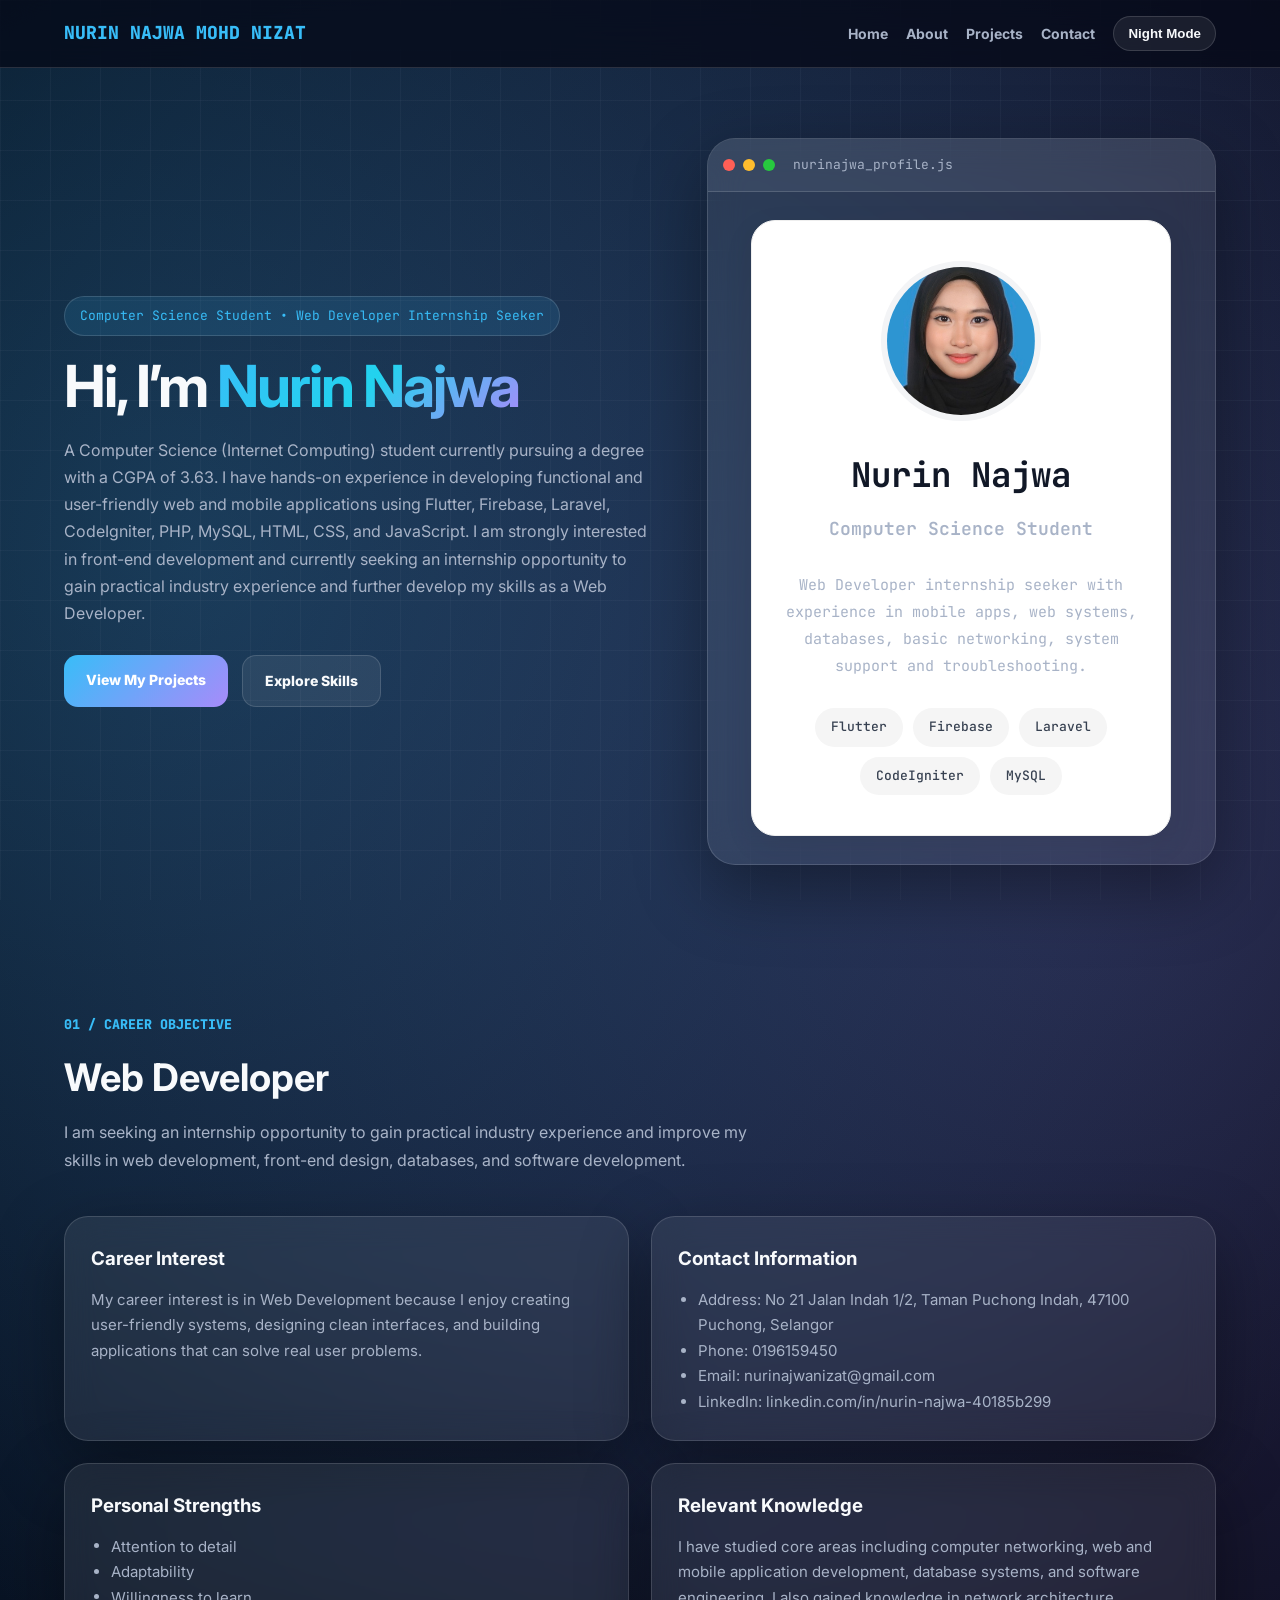
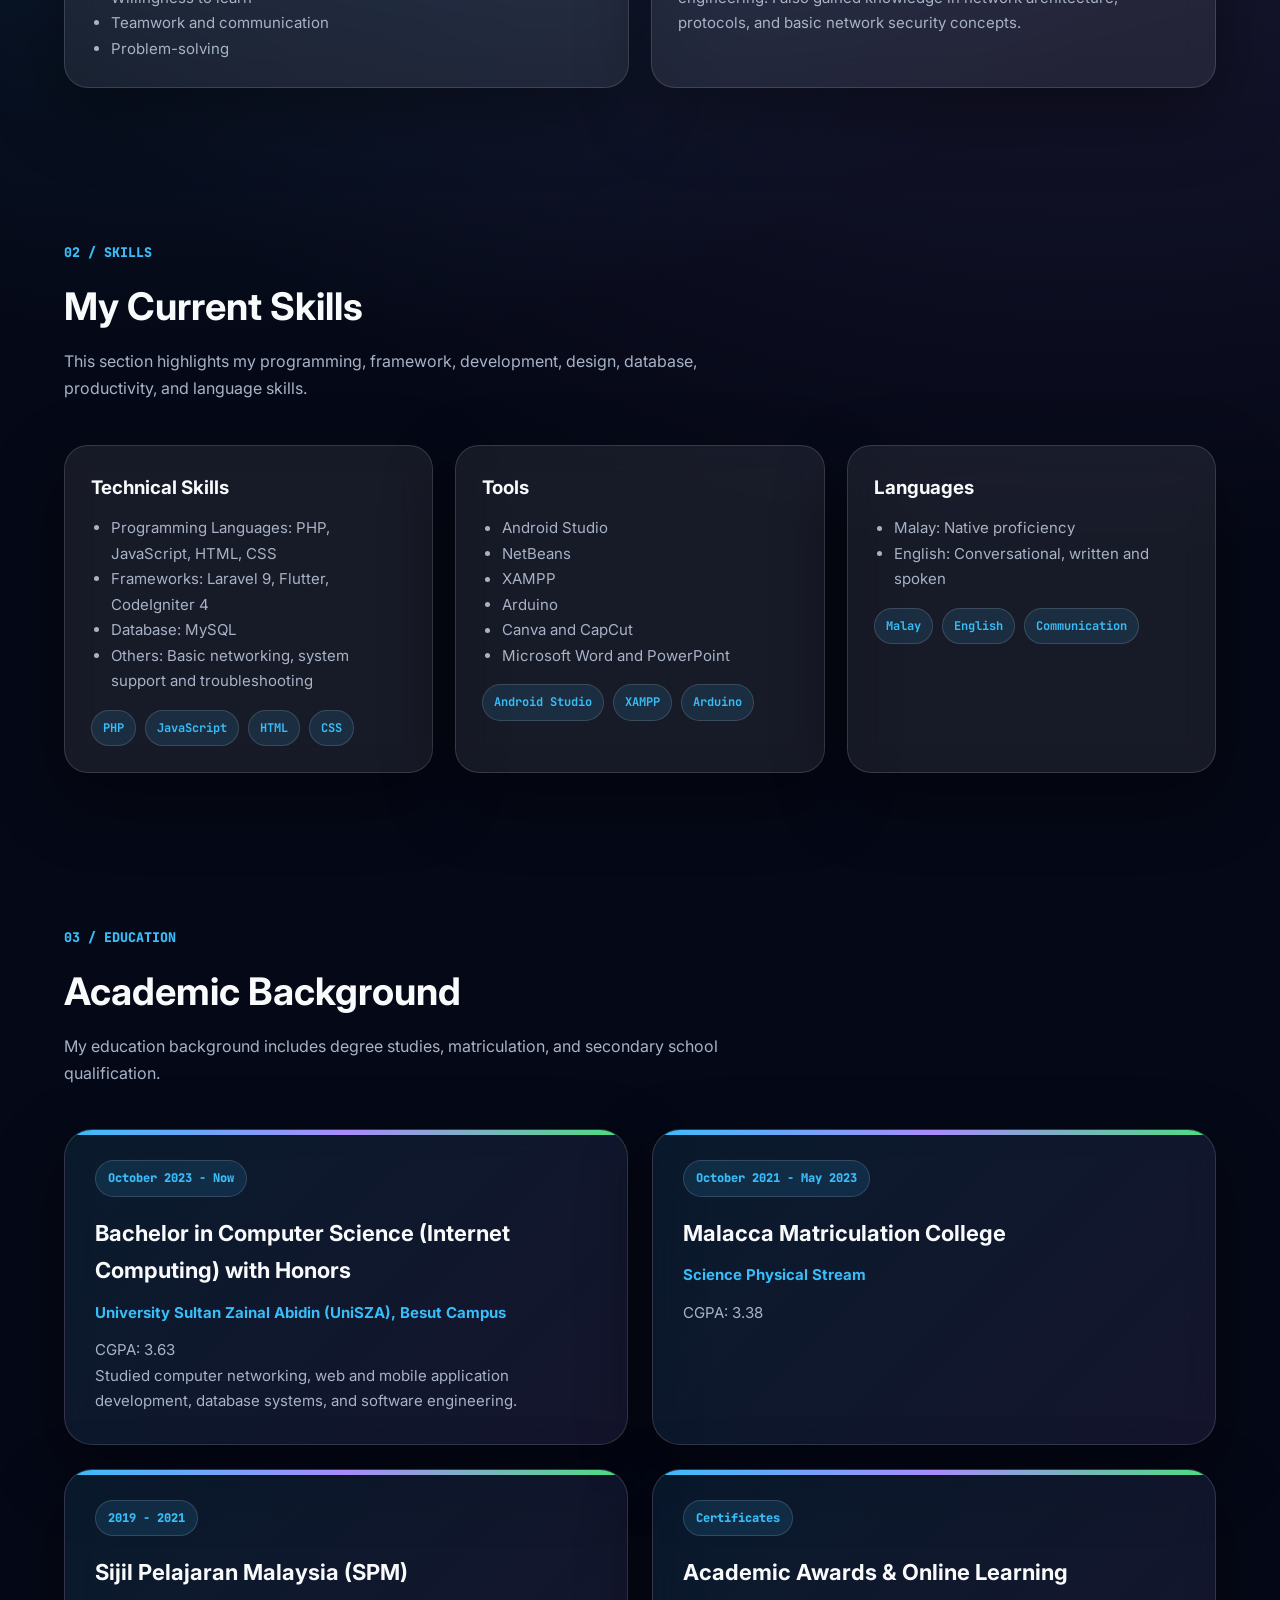
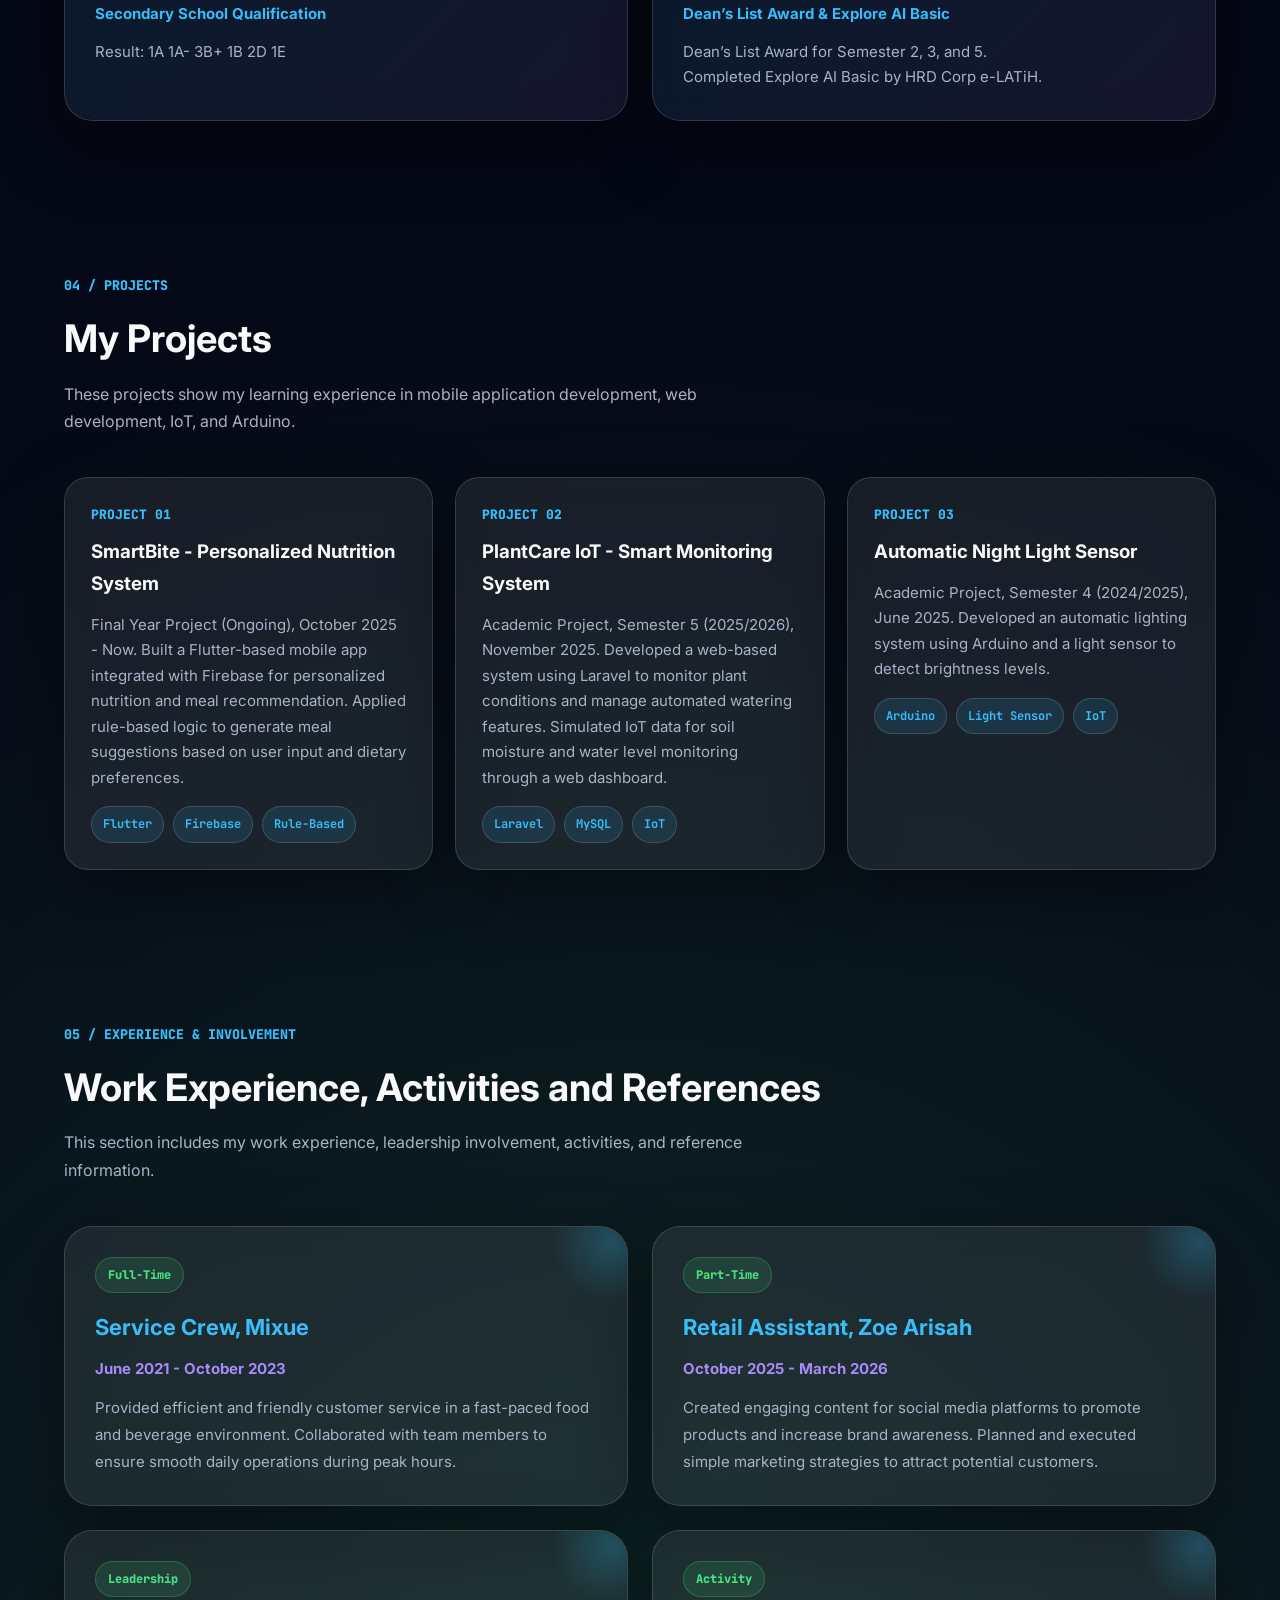
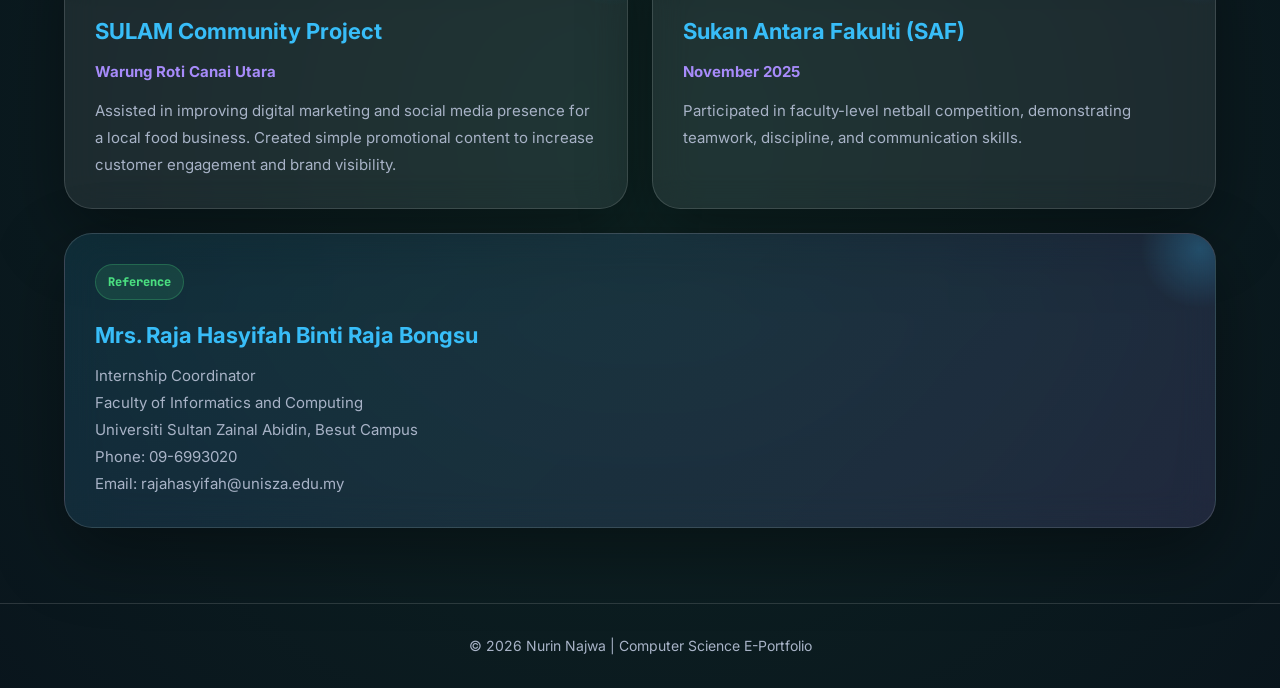
<file: index.html>
<!DOCTYPE html>
<html lang="en" data-theme="dark">
<head>
<meta charset="UTF-8">
<meta name="viewport" content="width=device-width, initial-scale=1.0">
<title>Nurin Najwa | Computer Science E-Portfolio</title>

<link href="https://fonts.googleapis.com/css2?family=Inter:wght@300;400;500;600;700;800;900&family=JetBrains+Mono:wght@400;500;600;700&display=swap" rel="stylesheet">

<link rel="stylesheet" href="style.css">
</head>

<body>

<div id="navbar"></div>

<header class="container hero">
  <div>
    <div class="badge">Computer Science Student • Web Developer Internship Seeker</div>

    <h1>Hi, I’m <span>Nurin Najwa</span></h1>

    <p>
      A Computer Science (Internet Computing) student currently pursuing a degree with a CGPA of 3.63. 
      I have hands-on experience in developing functional and user-friendly web and mobile applications using Flutter, 
      Firebase, Laravel, CodeIgniter, PHP, MySQL, HTML, CSS, and JavaScript. I am strongly interested in front-end development 
      and currently seeking an internship opportunity to gain practical industry experience and further develop my skills as a Web Developer.
    </p>

    <div class="btn-group">
      <a href="#projects" class="btn btn-primary">View My Projects</a>
      <a href="#skills" class="btn btn-secondary">Explore Skills</a>
    </div>
  </div>

  <div class="terminal">
    <div class="terminal-top">
      <div class="dot red"></div>
      <div class="dot yellow"></div>
      <div class="dot green"></div>
      <div class="file-name">nurinajwa_profile.js</div>
    </div>

    <div class="terminal-body profile-body">
      <div class="profile-card">
        <div class="profile-img">
          <img src="wawa.jpg" alt="Nurin Najwa">
        </div>

        <div class="profile-info">
          <h2>Nurin Najwa</h2>

          <p class="profile-role">Computer Science Student</p>

          <p class="profile-desc">
            Web Developer internship seeker with experience in
            mobile apps, web systems, databases, basic networking,
            system support and troubleshooting.
          </p>

          <div class="profile-tags">
            <span>Flutter</span>
            <span>Firebase</span>
            <span>Laravel</span>
            <span>CodeIgniter</span>
            <span>MySQL</span>
          </div>
        </div>
      </div>
    </div>
  </div>
</header>

<section id="career">
  <div class="container">
    <div class="section-title">
      <small>01 / CAREER OBJECTIVE</small>
      <h2>Web Developer</h2>
      <p>
        I am seeking an internship opportunity to gain practical industry experience and improve my skills in web development, front-end design, databases, and software development.
      </p>
    </div>

    <div class="grid-2">
      <div class="card">
        <h3>Career Interest</h3>
        <p>
          My career interest is in Web Development because I enjoy creating user-friendly systems, designing clean interfaces, and building applications that can solve real user problems.
        </p>
      </div>

      <div class="card">
        <h3>Contact Information</h3>
        <ul>
          <li>Address: No 21 Jalan Indah 1/2, Taman Puchong Indah, 47100 Puchong, Selangor</li>
          <li>Phone: 0196159450</li>
          <li>Email: nurinajwanizat@gmail.com</li>
          <li>LinkedIn: linkedin.com/in/nurin-najwa-40185b299</li>
        </ul>
      </div>

      <div class="card">
        <h3>Personal Strengths</h3>
        <ul>
          <li>Attention to detail</li>
          <li>Adaptability</li>
          <li>Willingness to learn</li>
          <li>Teamwork and communication</li>
          <li>Problem-solving</li>
        </ul>
      </div>

      <div class="card">
        <h3>Relevant Knowledge</h3>
        <p>
          I have studied core areas including computer networking, web and mobile application development, database systems, and software engineering. I also gained knowledge in network architecture, protocols, and basic network security concepts.
        </p>
      </div>
    </div>
  </div>
</section>

<section id="skills">
  <div class="container">
    <div class="section-title">
      <small>02 / SKILLS</small>
      <h2>My Current Skills</h2>
      <p>
        This section highlights my programming, framework, development, design, database, productivity, and language skills.
      </p>
    </div>

    <div class="grid">
      <div class="card">
        <h3>Technical Skills</h3>
        <ul>
          <li>Programming Languages: PHP, JavaScript, HTML, CSS</li>
          <li>Frameworks: Laravel 9, Flutter, CodeIgniter 4</li>
          <li>Database: MySQL</li>
          <li>Others: Basic networking, system support and troubleshooting</li>
        </ul>

        <div class="tags">
          <span class="tag">PHP</span>
          <span class="tag">JavaScript</span>
          <span class="tag">HTML</span>
          <span class="tag">CSS</span>
        </div>
      </div>

      <div class="card">
        <h3>Tools</h3>
        <ul>
          <li>Android Studio</li>
          <li>NetBeans</li>
          <li>XAMPP</li>
          <li>Arduino</li>
          <li>Canva and CapCut</li>
          <li>Microsoft Word and PowerPoint</li>
        </ul>

        <div class="tags">
          <span class="tag">Android Studio</span>
          <span class="tag">XAMPP</span>
          <span class="tag">Arduino</span>
        </div>
      </div>

      <div class="card">
        <h3>Languages</h3>
        <ul>
          <li>Malay: Native proficiency</li>
          <li>English: Conversational, written and spoken</li>
        </ul>

        <div class="tags">
          <span class="tag">Malay</span>
          <span class="tag">English</span>
          <span class="tag">Communication</span>
        </div>
      </div>
    </div>
  </div>
</section>

<section id="plan">
  <div class="container">
    <div class="section-title">
      <small>03 / EDUCATION</small>
      <h2>Academic Background</h2>
      <p>
        My education background includes degree studies, matriculation, and secondary school qualification.
      </p>
    </div>

    <div class="education-grid">
      <div class="education-card">
        <div class="edu-year">October 2023 - Now</div>
        <h3>Bachelor in Computer Science (Internet Computing) with Honors</h3>
        <p class="edu-place">University Sultan Zainal Abidin (UniSZA), Besut Campus</p>
        <p>
          CGPA: 3.63<br>
          Studied computer networking, web and mobile application development, database systems, and software engineering.
        </p>
      </div>

      <div class="education-card">
        <div class="edu-year">October 2021 - May 2023</div>
        <h3>Malacca Matriculation College</h3>
        <p class="edu-place">Science Physical Stream</p>
        <p>
          CGPA: 3.38
        </p>
      </div>

      <div class="education-card">
        <div class="edu-year">2019 - 2021</div>
        <h3>Sijil Pelajaran Malaysia (SPM)</h3>
        <p class="edu-place">Secondary School Qualification</p>
        <p>
          Result: 1A 1A- 3B+ 1B 2D 1E
        </p>
      </div>

      <div class="education-card">
        <div class="edu-year">Certificates</div>
        <h3>Academic Awards & Online Learning</h3>
        <p class="edu-place">Dean’s List Award & Explore AI Basic</p>
        <p>
          Dean’s List Award for Semester 2, 3, and 5.<br>
          Completed Explore AI Basic by HRD Corp e-LATiH.
        </p>
      </div>
    </div>
  </div>
</section>

<section id="projects">
  <div class="container">
    <div class="section-title">
      <small>04 / PROJECTS</small>
      <h2>My Projects</h2>
      <p>
        These projects show my learning experience in mobile application development, web development, IoT, and Arduino.
      </p>
    </div>

    <div class="grid">
      <div class="card project">
        <div class="project-no">PROJECT 01</div>
        <h3>SmartBite - Personalized Nutrition System</h3>
        <p>
          Final Year Project (Ongoing), October 2025 - Now. Built a Flutter-based mobile app integrated with Firebase for personalized nutrition and meal recommendation. Applied rule-based logic to generate meal suggestions based on user input and dietary preferences.
        </p>

        <div class="tags">
          <span class="tag">Flutter</span>
          <span class="tag">Firebase</span>
          <span class="tag">Rule-Based</span>
        </div>
      </div>

      <div class="card project">
        <div class="project-no">PROJECT 02</div>
        <h3>PlantCare IoT - Smart Monitoring System</h3>
        <p>
          Academic Project, Semester 5 (2025/2026), November 2025. Developed a web-based system using Laravel to monitor plant conditions and manage automated watering features. Simulated IoT data for soil moisture and water level monitoring through a web dashboard.
        </p>

        <div class="tags">
          <span class="tag">Laravel</span>
          <span class="tag">MySQL</span>
          <span class="tag">IoT</span>
        </div>
      </div>

      <div class="card project">
        <div class="project-no">PROJECT 03</div>
        <h3>Automatic Night Light Sensor</h3>
        <p>
          Academic Project, Semester 4 (2024/2025), June 2025. Developed an automatic lighting system using Arduino and a light sensor to detect brightness levels.
        </p>

        <div class="tags">
          <span class="tag">Arduino</span>
          <span class="tag">Light Sensor</span>
          <span class="tag">IoT</span>
        </div>
      </div>
    </div>
  </div>
</section>

<section id="reflection">
  <div class="container">
    <div class="section-title">
      <small>05 / EXPERIENCE & INVOLVEMENT</small>
      <h2>Work Experience, Activities and References</h2>
      <p>
        This section includes my work experience, leadership involvement, activities, and reference information.
      </p>
    </div>

    <div class="experience-grid">
      <div class="experience-card">
        <span class="exp-label">Full-Time</span>
        <h3>Service Crew, Mixue</h3>
        <p class="exp-date">June 2021 - October 2023</p>
        <p>
          Provided efficient and friendly customer service in a fast-paced food and beverage environment. Collaborated with team members to ensure smooth daily operations during peak hours.
        </p>
      </div>

      <div class="experience-card">
        <span class="exp-label">Part-Time</span>
        <h3>Retail Assistant, Zoe Arisah</h3>
        <p class="exp-date">October 2025 - March 2026</p>
        <p>
          Created engaging content for social media platforms to promote products and increase brand awareness. Planned and executed simple marketing strategies to attract potential customers.
        </p>
      </div>

      <div class="experience-card">
        <span class="exp-label">Leadership</span>
        <h3>SULAM Community Project</h3>
        <p class="exp-date">Warung Roti Canai Utara</p>
        <p>
          Assisted in improving digital marketing and social media presence for a local food business. Created simple promotional content to increase customer engagement and brand visibility.
        </p>
      </div>

      <div class="experience-card">
        <span class="exp-label">Activity</span>
        <h3>Sukan Antara Fakulti (SAF)</h3>
        <p class="exp-date">November 2025</p>
        <p>
          Participated in faculty-level netball competition, demonstrating teamwork, discipline, and communication skills.
        </p>
      </div>

      <div class="experience-card reference-card">
        <span class="exp-label">Reference</span>
        <h3>Mrs. Raja Hasyifah Binti Raja Bongsu</h3>
        <p>
          Internship Coordinator<br>
          Faculty of Informatics and Computing<br>
          Universiti Sultan Zainal Abidin, Besut Campus<br>
          Phone: 09-6993020<br>
          Email: rajahasyifah@unisza.edu.my
        </p>
      </div>
    </div>
  </div>
</section>

<div id="footer"></div>

<script>
fetch("navbar.html")
  .then(response => response.text())
  .then(data => {
    document.getElementById("navbar").innerHTML = data;
  });

fetch("footer.html")
  .then(response => response.text())
  .then(data => {
    document.getElementById("footer").innerHTML = data;
  });

function toggleTheme(){
  const html = document.documentElement;

  if(html.getAttribute("data-theme") === "dark"){
    html.setAttribute("data-theme", "light");
  }else{
    html.setAttribute("data-theme", "dark");
  }

  setTimeout(() => {
    const btn = document.querySelector(".theme-btn");

    if(btn){
      btn.textContent =
        html.getAttribute("data-theme") === "dark"
          ? "Night Mode"
          : "Light Mode";
    }
  }, 100);
}
</script>

</body>
</html>
</file>
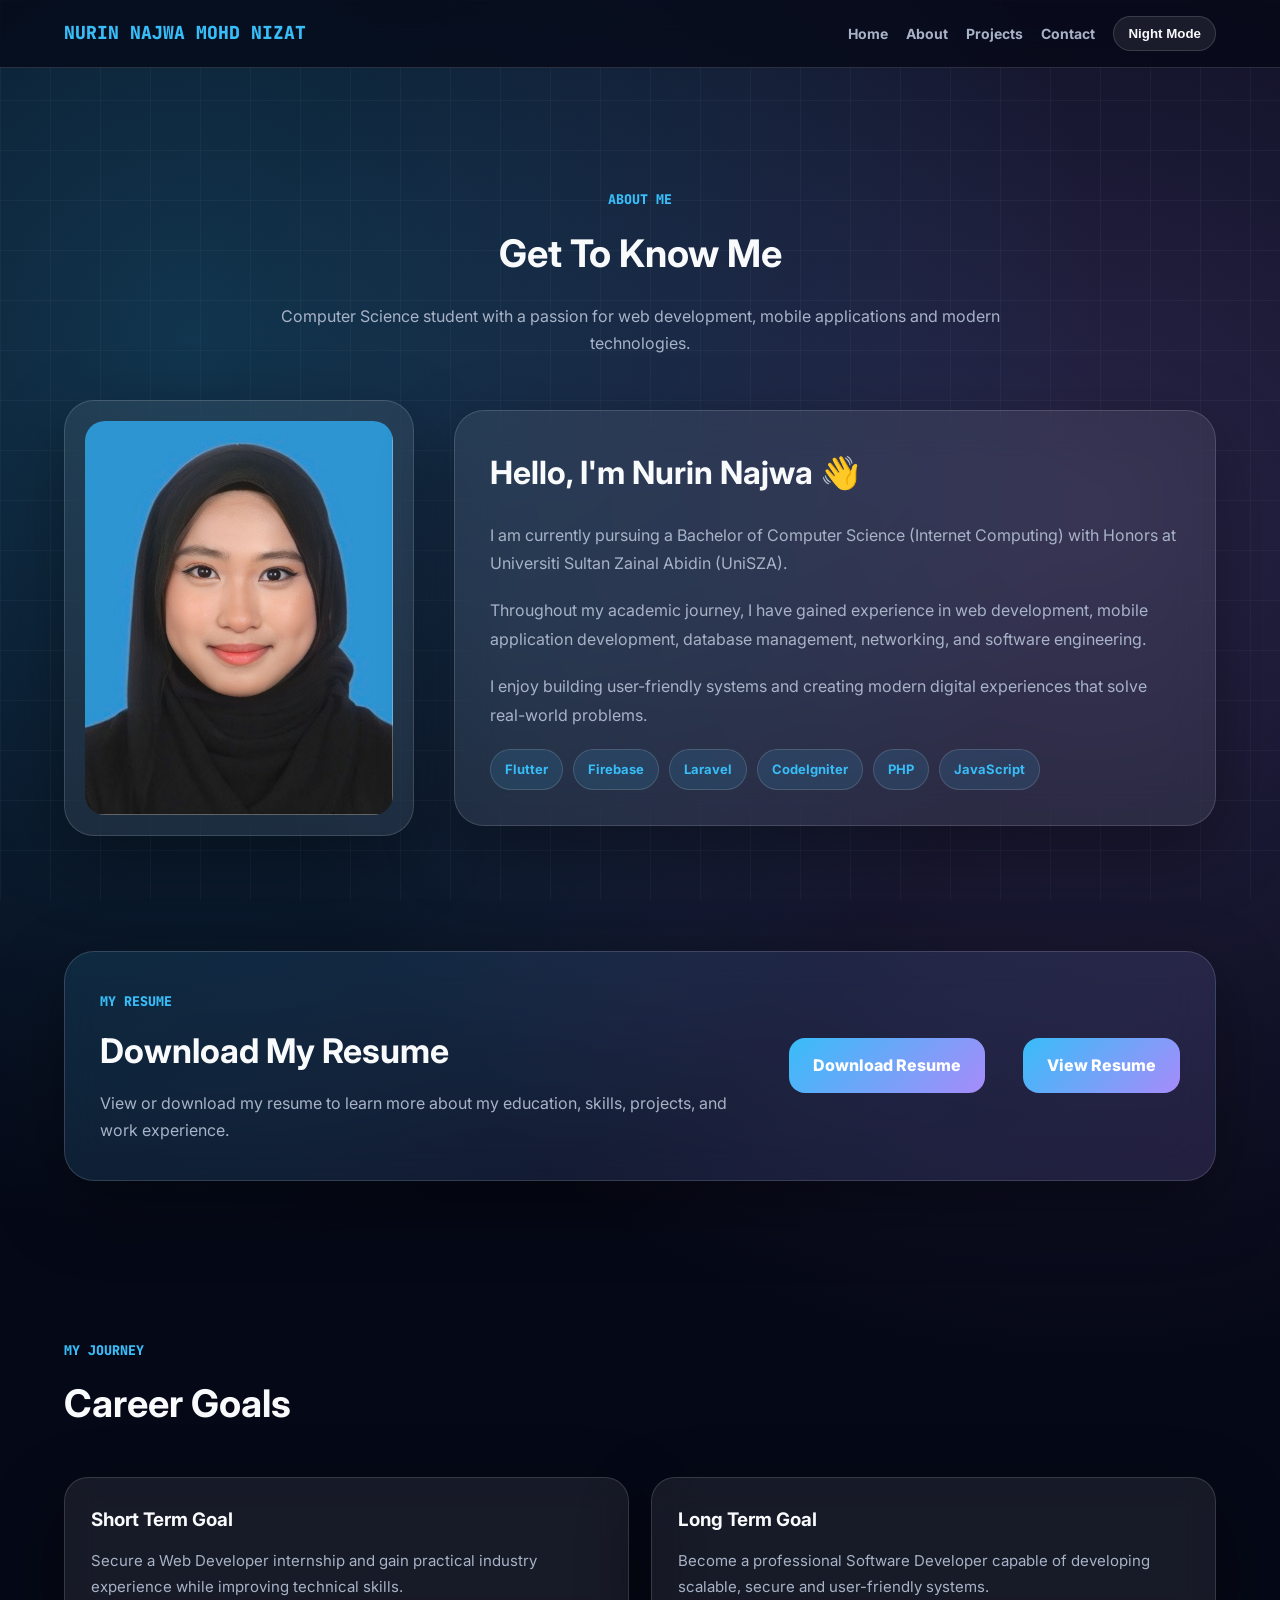
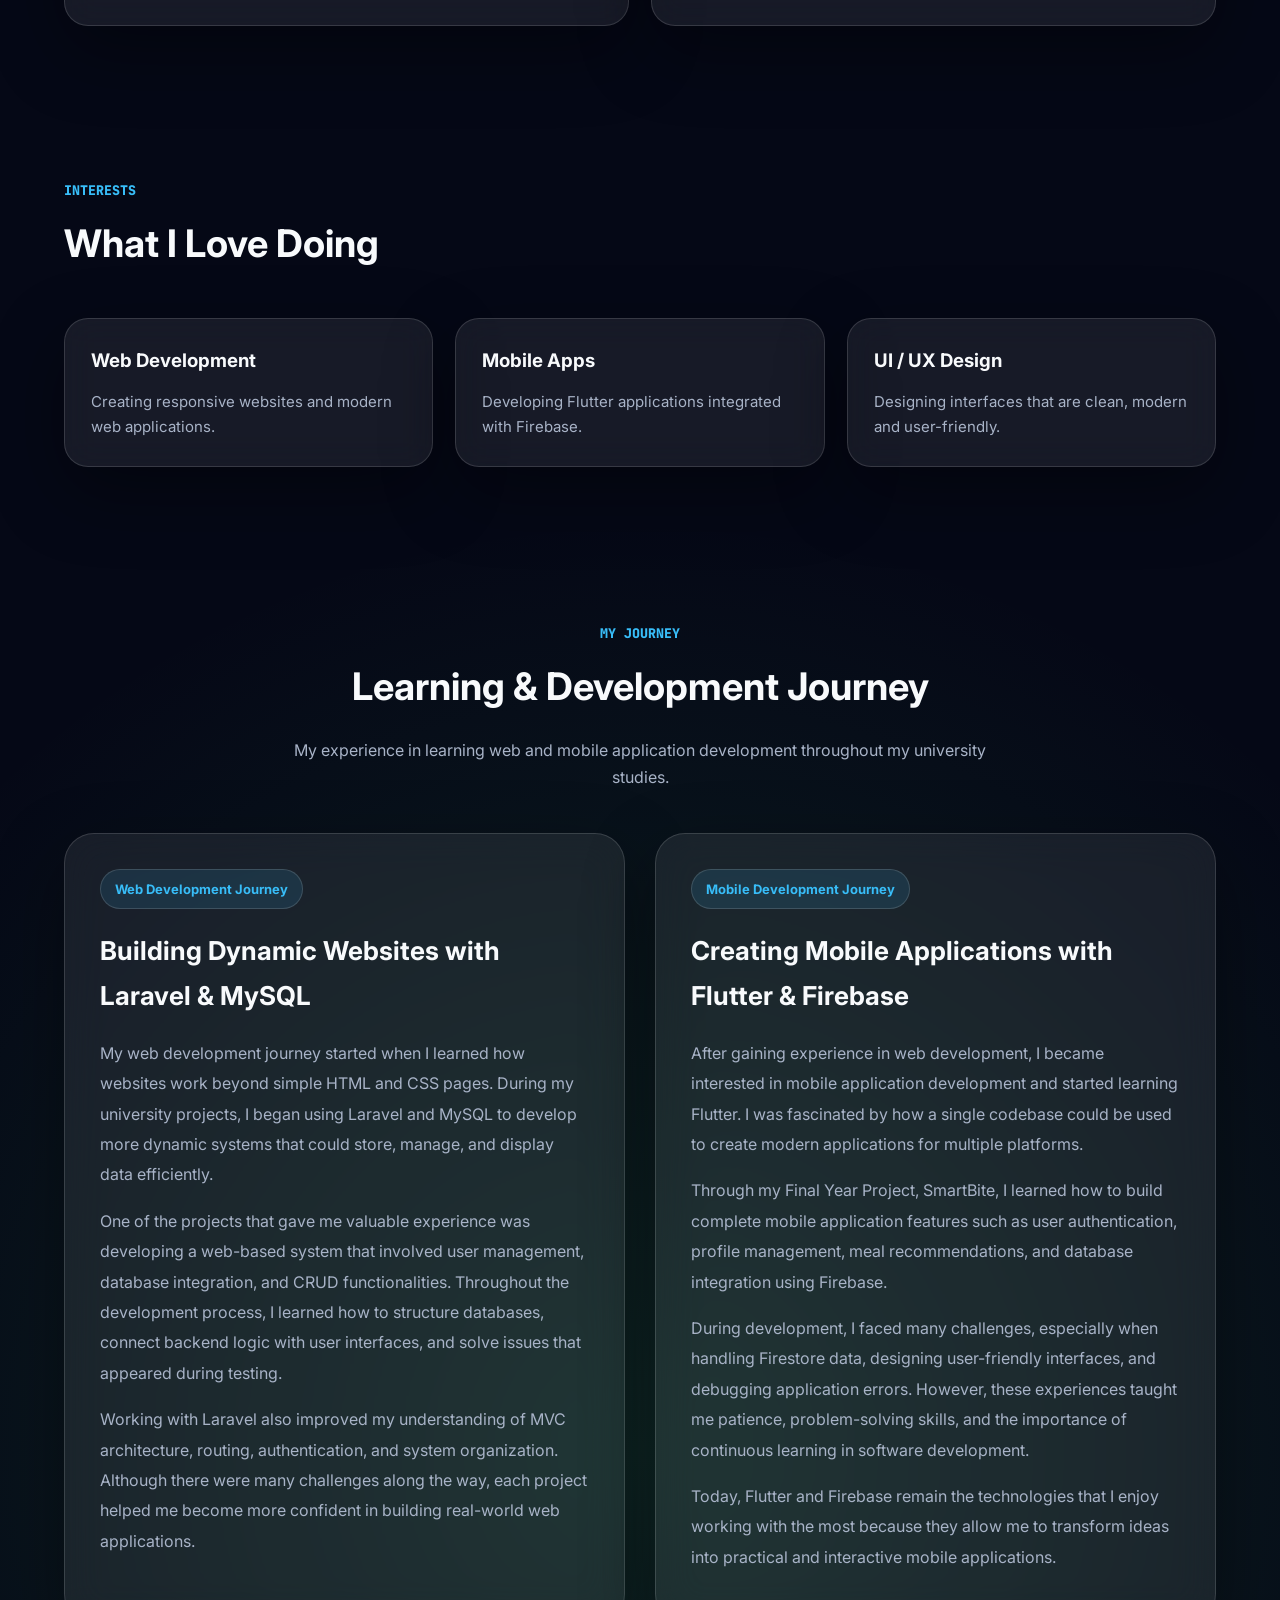
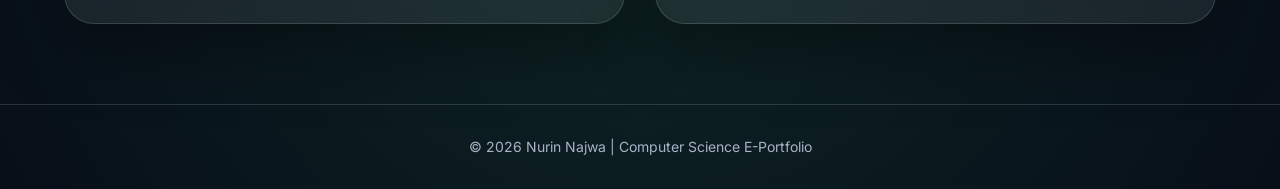
<file: about.html>
<!DOCTYPE html>
<html lang="en" data-theme="dark">
<head>
<meta charset="UTF-8">
<meta name="viewport" content="width=device-width, initial-scale=1.0">

<title>About Me | Nurin Najwa</title>

<link href="https://fonts.googleapis.com/css2?family=Inter:wght@300;400;500;600;700;800;900&family=JetBrains+Mono:wght@400;500;600;700&display=swap" rel="stylesheet">

<link rel="stylesheet" href="style.css">
</head>

<body>

<div id="navbar"></div>

<section class="about-page">

  <div class="container">

    <div class="section-title center">
      <small>ABOUT ME</small>
      <h2>Get To Know Me</h2>
      <p>
        Computer Science student with a passion for web development,
        mobile applications and modern technologies.
      </p>
    </div>

    <div class="about-grid">

      <div class="about-image-card">

        <img src="wawa.jpg" alt="Nurin Najwa">

      </div>

      <div class="about-content-card">

        <h3>Hello, I'm Nurin Najwa 👋</h3>

        <p>
          I am currently pursuing a Bachelor of Computer Science
          (Internet Computing) with Honors at Universiti Sultan Zainal Abidin (UniSZA).
        </p>

        <p>
          Throughout my academic journey, I have gained experience
          in web development, mobile application development,
          database management, networking, and software engineering.
        </p>

        <p>
          I enjoy building user-friendly systems and creating
          modern digital experiences that solve real-world problems.
        </p>

        <div class="about-tags">

          <span>Flutter</span>
          <span>Firebase</span>
          <span>Laravel</span>
          <span>CodeIgniter</span>
          <span>PHP</span>
          <span>JavaScript</span>

        </div>

      </div>

    </div>

  </div>

</section>

<section class="resume-section">
  <div class="container">

    <div class="resume-card">
      <div>
        <small>MY RESUME</small>
        <h2>Download My Resume</h2>
        <p>
          View or download my resume to learn more about my education,
          skills, projects, and work experience.
        </p>
      </div>

      <a href="resume.pdf" download class="resume-btn">
        Download Resume
      </a>

      <a href="resume.pdf" target="_blank" class="resume-btn">
         View Resume
      </a>
    </div>
  </div>
</section>

<section> 

  <div class="container">

    <div class="section-title">
      <small>MY JOURNEY</small>
      <h2>Career Goals</h2>
    </div>

    <div class="grid-2">

      <div class="card">

        <h3>Short Term Goal</h3>

        <p>
          Secure a Web Developer internship and gain practical
          industry experience while improving technical skills.
        </p>

      </div>

      <div class="card">

        <h3>Long Term Goal</h3>

        <p>
          Become a professional Software Developer capable of
          developing scalable, secure and user-friendly systems.
        </p>

      </div>

    </div>

  </div>

</section>

<section>

  <div class="container">

    <div class="section-title">
      <small>INTERESTS</small>
      <h2>What I Love Doing</h2>
    </div>

    <div class="grid">

      <div class="card">
        <h3>Web Development</h3>
        <p>
          Creating responsive websites and modern web applications.
        </p>
      </div>

      <div class="card">
        <h3>Mobile Apps</h3>
        <p>
          Developing Flutter applications integrated with Firebase.
        </p>
      </div>

      <div class="card">
        <h3>UI / UX Design</h3>
        <p>
          Designing interfaces that are clean, modern and user-friendly.
        </p>
      </div>

    </div>

  </div>

</section>

<section class="blog-section">

  <div class="container">

    <div class="section-title center">
      <small>MY JOURNEY</small>
      <h2>Learning & Development Journey</h2>
      <p>
        My experience in learning web and mobile application development throughout my university studies.
      </p>
    </div>

    <div class="blog-container">

      <div class="blog-card">

        <div class="blog-date">
          Web Development Journey
        </div>

        <h3>Building Dynamic Websites with Laravel & MySQL</h3>

        <p>
          My web development journey started when I learned how websites work beyond simple HTML and CSS pages. 
          During my university projects, I began using Laravel and MySQL to develop more dynamic systems that could store, manage, and display data efficiently.
        </p>

        <p>
          One of the projects that gave me valuable experience was developing a web-based system that involved user management, database integration, and CRUD functionalities. 
          Throughout the development process, I learned how to structure databases, connect backend logic with user interfaces, and solve issues that appeared during testing.
        </p>

        <p>
          Working with Laravel also improved my understanding of MVC architecture, routing, authentication, and system organization. 
          Although there were many challenges along the way, each project helped me become more confident in building real-world web applications.
        </p>

      </div>

      <div class="blog-card">

        <div class="blog-date">
          Mobile Development Journey
        </div>

        <h3>Creating Mobile Applications with Flutter & Firebase</h3>

        <p>
          After gaining experience in web development, I became interested in mobile application development and started learning Flutter. 
          I was fascinated by how a single codebase could be used to create modern applications for multiple platforms.
        </p>

        <p>
          Through my Final Year Project, SmartBite, I learned how to build complete mobile application features such as user authentication, profile management, meal recommendations, and database integration using Firebase.
        </p>

        <p>
          During development, I faced many challenges, especially when handling Firestore data, designing user-friendly interfaces, and debugging application errors. 
          However, these experiences taught me patience, problem-solving skills, and the importance of continuous learning in software development.
        </p>

        <p>
          Today, Flutter and Firebase remain the technologies that I enjoy working with the most because they allow me to transform ideas into practical and interactive mobile applications.
        </p>

      </div>

    </div>

  </div>

</section>

<div id="footer"></div>

<script>

fetch("navbar.html")
.then(response => response.text())
.then(data => {
document.getElementById("navbar").innerHTML = data;
});

fetch("footer.html")
.then(response => response.text())
.then(data => {
document.getElementById("footer").innerHTML = data;
});

function toggleTheme(){
const html = document.documentElement;

if(html.getAttribute("data-theme") === "dark"){
html.setAttribute("data-theme","light");
}else{
html.setAttribute("data-theme","dark");
}
}

</script>

</body>
</html>
</file>
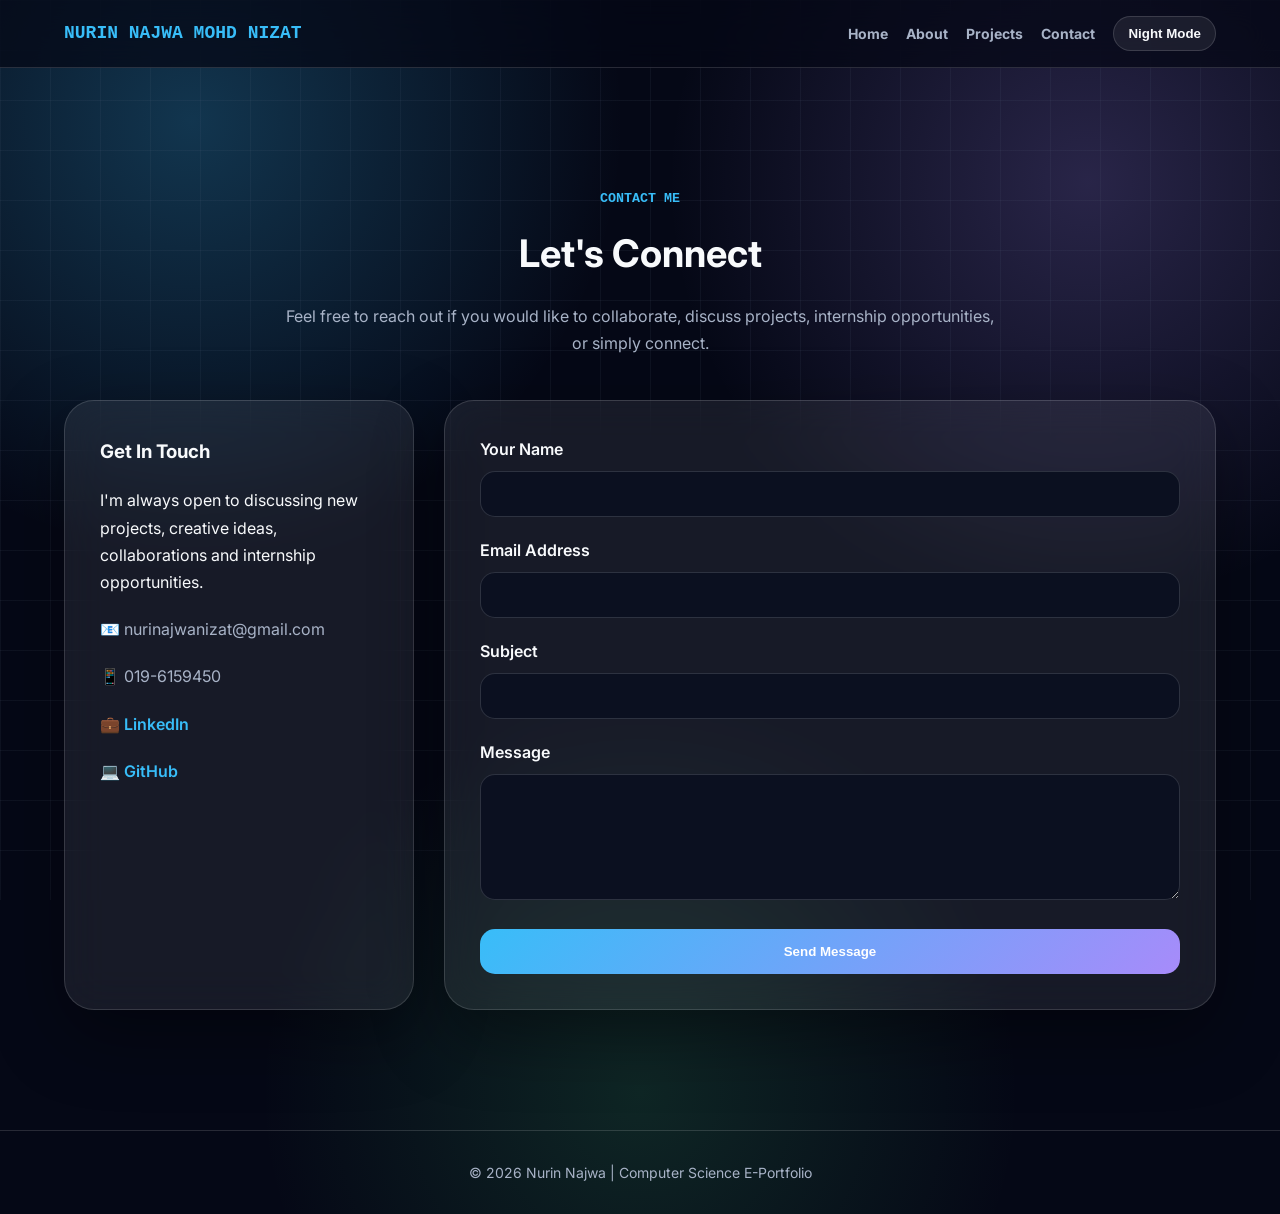
<file: contact.html>
<!DOCTYPE html>
<html lang="en" data-theme="dark">

<head>
<meta charset="UTF-8">
<meta name="viewport" content="width=device-width, initial-scale=1.0">

<title>Contact | Nurin Najwa</title>

<link href="https://fonts.googleapis.com/css2?family=Inter:wght@300;400;500;600;700;800&display=swap" rel="stylesheet">

<link rel="stylesheet" href="style.css">

</head>

<body>

<div id="navbar"></div>

<section class="contact-page">

<div class="container">

<div class="section-title center">
<small>CONTACT ME</small>
<h2>Let's Connect</h2>
<p>
Feel free to reach out if you would like to collaborate,
discuss projects, internship opportunities, or simply connect.
</p>
</div>

<div class="contact-grid">

<div class="contact-info-card">

<h3>Get In Touch</h3>

<p>
I'm always open to discussing new projects,
creative ideas, collaborations and internship opportunities.
</p>

<div class="contact-item">
📧 nurinajwanizat@gmail.com
</div>

<div class="contact-item">
📱 019-6159450
</div>

<div class="contact-item">
💼 <a class="contact-link"
href="https://www.linkedin.com/in/nurin-najwa-40185b299"
target="_blank">LinkedIn</a>
</div>

<div class="contact-item">
💻 <a class="contact-link"
href="https://github.com/nurinajwa-source"
target="_blank">GitHub</a>
</div>

</div>

<div class="contact-form-card">

<form
action="https://formspree.io/f/mjgdkjpn"
method="POST"
>

<div class="form-group">
<label>Your Name</label>
<input type="text" name="name" required>
</div>

<div class="form-group">
<label>Email Address</label>
<input type="email" name="email" required>
</div>

<div class="form-group">
<label>Subject</label>
<input type="text" name="subject" required>
</div>

<div class="form-group">
<label>Message</label>
<textarea
name="message"
rows="6"
required
></textarea>
</div>

<button type="submit" class="contact-btn">
Send Message
</button>

</form>

</div>

</div>

</div>

</section>

<div id="footer"></div>

<script>

fetch("navbar.html")
.then(response => response.text())
.then(data => {
document.getElementById("navbar").innerHTML = data;
});

fetch("footer.html")
.then(response => response.text())
.then(data => {
document.getElementById("footer").innerHTML = data;
});

</script>

</body>
</html>
</file>
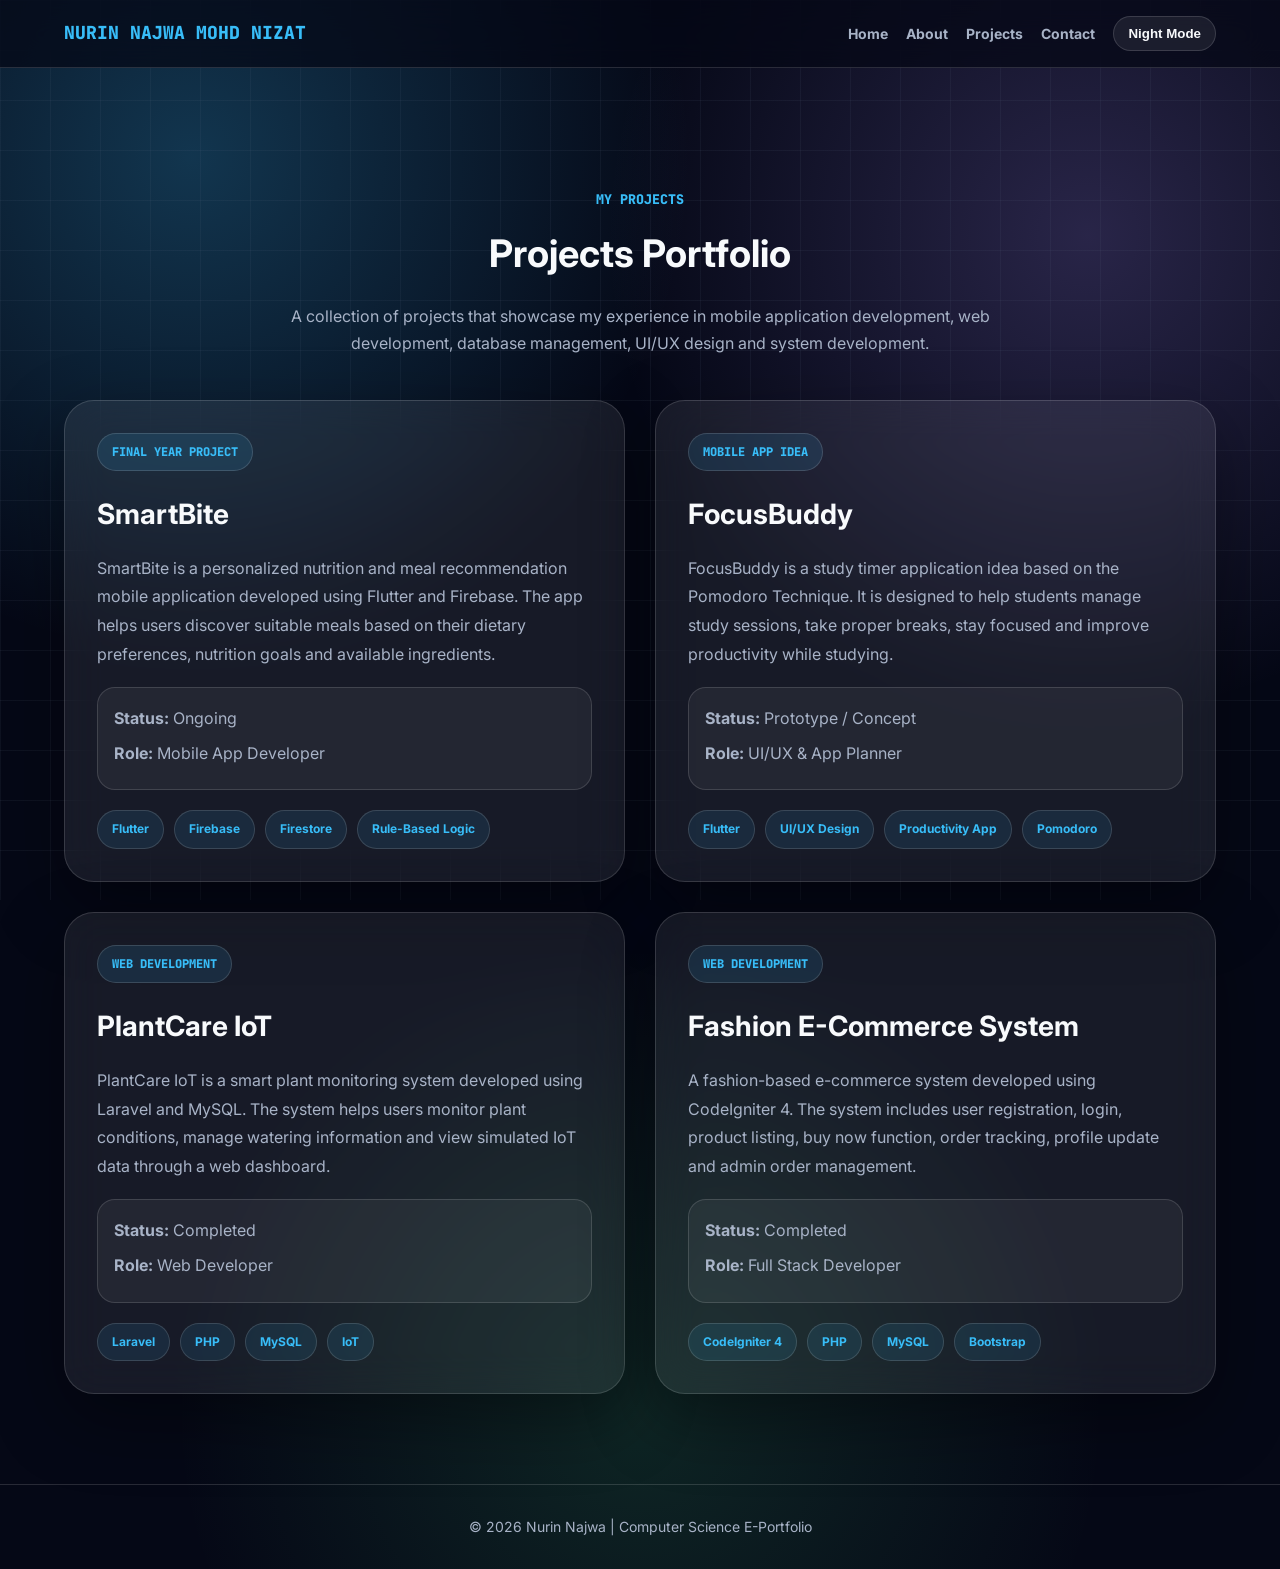
<file: projects.html>
<!DOCTYPE html>
<html lang="en" data-theme="dark">

<head>
<meta charset="UTF-8">
<meta name="viewport" content="width=device-width, initial-scale=1.0">

<title>Projects | Nurin Najwa</title>

<link href="https://fonts.googleapis.com/css2?family=Inter:wght@300;400;500;600;700;800;900&family=JetBrains+Mono:wght@400;500;600;700&display=swap" rel="stylesheet">

<link rel="stylesheet" href="style.css">
</head>

<body>

<div id="navbar"></div>

<section class="projects-page">
  <div class="container">

    <div class="section-title center">
      <small>MY PROJECTS</small>
      <h2>Projects Portfolio</h2>
      <p>
        A collection of projects that showcase my experience in mobile application development,
        web development, database management, UI/UX design and system development.
      </p>
    </div>

    <div class="projects-grid">

      <div class="project-card">
        <div class="project-header">FINAL YEAR PROJECT</div>

        <h3>SmartBite</h3>

        <p>
          SmartBite is a personalized nutrition and meal recommendation mobile application
          developed using Flutter and Firebase. The app helps users discover suitable meals
          based on their dietary preferences, nutrition goals and available ingredients.
        </p>

        <div class="project-details">
          <p><strong>Status:</strong> Ongoing</p>
          <p><strong>Role:</strong> Mobile App Developer</p>
        </div>

        <div class="project-tech">
          <span>Flutter</span>
          <span>Firebase</span>
          <span>Firestore</span>
          <span>Rule-Based Logic</span>
        </div>
      </div>

      <div class="project-card">
        <div class="project-header">MOBILE APP IDEA</div>

        <h3>FocusBuddy</h3>

        <p>
          FocusBuddy is a study timer application idea based on the Pomodoro Technique.
          It is designed to help students manage study sessions, take proper breaks,
          stay focused and improve productivity while studying.
        </p>

        <div class="project-details">
          <p><strong>Status:</strong> Prototype / Concept</p>
          <p><strong>Role:</strong> UI/UX & App Planner</p>
        </div>

        <div class="project-tech">
          <span>Flutter</span>
          <span>UI/UX Design</span>
          <span>Productivity App</span>
          <span>Pomodoro</span>
        </div>
      </div>

      <div class="project-card">
        <div class="project-header">WEB DEVELOPMENT</div>

        <h3>PlantCare IoT</h3>

        <p>
          PlantCare IoT is a smart plant monitoring system developed using Laravel and MySQL.
          The system helps users monitor plant conditions, manage watering information and
          view simulated IoT data through a web dashboard.
        </p>

        <div class="project-details">
          <p><strong>Status:</strong> Completed</p>
          <p><strong>Role:</strong> Web Developer</p>
        </div>

        <div class="project-tech">
          <span>Laravel</span>
          <span>PHP</span>
          <span>MySQL</span>
          <span>IoT</span>
        </div>
      </div>

      <div class="project-card">
        <div class="project-header">WEB DEVELOPMENT</div>

        <h3>Fashion E-Commerce System</h3>

        <p>
          A fashion-based e-commerce system developed using CodeIgniter 4.
          The system includes user registration, login, product listing, buy now function,
          order tracking, profile update and admin order management.
        </p>

        <div class="project-details">
          <p><strong>Status:</strong> Completed</p>
          <p><strong>Role:</strong> Full Stack Developer</p>
        </div>

        <div class="project-tech">
          <span>CodeIgniter 4</span>
          <span>PHP</span>
          <span>MySQL</span>
          <span>Bootstrap</span>
        </div>
      </div>

    </div>

  </div>
</section>

<div id="footer"></div>

<script>
fetch("navbar.html")
.then(response => response.text())
.then(data => {
  document.getElementById("navbar").innerHTML = data;
});

fetch("footer.html")
.then(response => response.text())
.then(data => {
  document.getElementById("footer").innerHTML = data;
});

function toggleTheme(){
  const html = document.documentElement;

  if(html.getAttribute("data-theme") === "dark"){
    html.setAttribute("data-theme","light");
  }else{
    html.setAttribute("data-theme","dark");
  }
}
</script>

</body>
</html>
</file>
<file: style.css>
*{
  margin:0;
  padding:0;
  box-sizing:border-box;
}

:root{
  --bg:#eef6ff;
  --bg2:#ffffff;
  --card:rgba(255,255,255,0.78);
  --border:rgba(37,99,235,0.16);
  --text:#0f172a;
  --muted:#64748b;
  --primary:#2563eb;
  --secondary:#06b6d4;
  --accent:#7c3aed;
  --green:#16a34a;
  --shadow:0 20px 50px rgba(37,99,235,0.12);
}

html[data-theme="dark"]{
  --bg:#050816;
  --bg2:#0b1020;
  --card:rgba(255,255,255,0.075);
  --border:rgba(255,255,255,0.14);
  --text:#f8fafc;
  --muted:#a8b3c7;
  --primary:#38bdf8;
  --secondary:#22d3ee;
  --accent:#a78bfa;
  --green:#4ade80;
  --shadow:0 25px 70px rgba(0,0,0,0.38);
}

html{
  scroll-behavior:smooth;
}

body{
  font-family:'Inter',sans-serif;
  background:
    radial-gradient(circle at 15% 10%, rgba(56,189,248,.25), transparent 28%),
    radial-gradient(circle at 85% 15%, rgba(167,139,250,.22), transparent 28%),
    radial-gradient(circle at 50% 90%, rgba(74,222,128,.14), transparent 30%),
    var(--bg);
  color:var(--text);
  line-height:1.7;
  transition:.3s;
}

body::before{
  content:"";
  position:fixed;
  inset:0;
  background-image:
    linear-gradient(rgba(100,116,139,.10) 1px, transparent 1px),
    linear-gradient(90deg, rgba(100,116,139,.10) 1px, transparent 1px);
  background-size:50px 50px;
  z-index:-1;
}

.container{
  width:90%;
  max-width:1180px;
  margin:auto;
}

/* NAVBAR */
nav{
  position:sticky;
  top:0;
  z-index:99;
  background:rgba(255,255,255,.55);
  backdrop-filter:blur(18px);
  border-bottom:1px solid var(--border);
}

html[data-theme="dark"] nav{
  background:rgba(5,8,22,.72);
}

.navbar{
  display:flex;
  justify-content:space-between;
  align-items:center;
  padding:16px 0;
}

.logo{
  font-family:'JetBrains Mono',monospace;
  font-size:18px;
  font-weight:800;
  color:var(--primary);
}

.logo span{
  color:var(--green);
}

.nav-links{
  display:flex;
  align-items:center;
  gap:18px;
}

.nav-links a{
  text-decoration:none;
  color:var(--muted);
  font-size:14px;
  font-weight:700;
}

.nav-links a:hover{
  color:var(--primary);
}

.theme-btn{
  border:1px solid var(--border);
  background:var(--card);
  color:var(--text);
  padding:9px 14px;
  border-radius:999px;
  cursor:pointer;
  font-weight:800;
}

/* HERO */
.hero{
  min-height:92vh;
  display:grid;
  grid-template-columns:1.08fr .92fr;
  gap:45px;
  align-items:center;
  padding:70px 0;
}

.badge{
  display:inline-block;
  font-family:'JetBrains Mono',monospace;
  font-size:13px;
  color:var(--primary);
  background:rgba(56,189,248,.12);
  border:1px solid var(--border);
  padding:8px 15px;
  border-radius:999px;
  margin-bottom:20px;
}

h1{
  font-size:58px;
  line-height:1.05;
  letter-spacing:-2px;
  margin-bottom:20px;
}

h1 span{
  background:linear-gradient(135deg,var(--primary),var(--secondary),var(--accent));
  -webkit-background-clip:text;
  -webkit-text-fill-color:transparent;
}

.hero p{
  color:var(--muted);
  max-width:650px;
  margin-bottom:28px;
}

/* BUTTON */
.btn-group{
  display:flex;
  gap:14px;
  flex-wrap:wrap;
}

.btn{
  text-decoration:none;
  padding:13px 22px;
  border-radius:14px;
  font-weight:800;
  font-size:14px;
  transition:.3s;
}

.btn-primary{
  color:white;
  background:linear-gradient(135deg,var(--primary),var(--accent));
}

.btn-secondary{
  color:var(--text);
  background:var(--card);
  border:1px solid var(--border);
}

.btn:hover{
  transform:translateY(-4px);
}

/* PROFILE CARD */
.profile-card{
  width:100%;
  max-width:420px;
  background:#ffffff;
  border-radius:24px;
  padding:40px 30px;
  margin:auto;
  text-align:center;
  box-shadow:0 10px 30px rgba(0,0,0,0.08);
  border:1px solid #eeeeee;
}

.profile-img{
  width:160px;
  height:160px;
  margin:auto;
  margin-bottom:25px;
}

.profile-img img{
  width:100%;
  height:100%;
  object-fit:cover;
  border-radius:50%;
  border:6px solid #f3f4f6;
}

.profile-info h2{
  font-size:34px;
  font-weight:700;
  color:#111827;
  margin-bottom:10px;
}

.profile-role{
  font-size:18px;
  font-weight:600;
  color:#6366f1;
  margin-bottom:18px;
}

.profile-desc{
  font-size:15px;
  line-height:1.8;
  color:#6b7280;
  margin-bottom:25px;
}

.profile-tags{
  display:flex;
  justify-content:center;
  flex-wrap:wrap;
  gap:10px;
}

.profile-tags span{
  background:#f5f5f5;
  padding:8px 16px;
  border-radius:999px;
  font-size:13px;
  font-weight:500;
  color:#374151;
}

/* TERMINAL */
.terminal{
  background:var(--card);
  border:1px solid var(--border);
  border-radius:28px;
  backdrop-filter:blur(18px);
  box-shadow:var(--shadow);
  overflow:hidden;
}

.terminal-top{
  display:flex;
  align-items:center;
  gap:8px;
  padding:15px;
  border-bottom:1px solid var(--border);
  background:rgba(148,163,184,.12);
}

.dot{
  width:12px;
  height:12px;
  border-radius:50%;
}

.red{background:#ff5f56;}
.yellow{background:#ffbd2e;}
.green{background:#27c93f;}

.file-name{
  font-family:'JetBrains Mono',monospace;
  color:var(--muted);
  margin-left:10px;
  font-size:13px;
}

.terminal-body{
  padding:28px;
  font-family:'JetBrains Mono',monospace;
  font-size:14px;
}

/* SECTION */
section{
  padding:75px 0;
}

.section-title{
  margin-bottom:42px;
}

.section-title small{
  font-family:'JetBrains Mono',monospace;
  color:var(--primary);
  font-weight:800;
}

.section-title h2{
  font-size:38px;
  margin-top:8px;
  margin-bottom:10px;
}

.section-title p{
  color:var(--muted);
  max-width:720px;
}

/* GRID */
.grid{
  display:grid;
  grid-template-columns:repeat(3,1fr);
  gap:22px;
}

.grid-2{
  display:grid;
  grid-template-columns:repeat(2,1fr);
  gap:22px;
}

/* CARD */
.card{
  background:var(--card);
  border:1px solid var(--border);
  border-radius:24px;
  padding:26px;
  backdrop-filter:blur(16px);
  box-shadow:var(--shadow);
  transition:.3s;
}

.card:hover{
  transform:translateY(-6px);
  border-color:var(--primary);
}

.card h3{
  margin-bottom:12px;
}

.card p,
.card li{
  color:var(--muted);
  font-size:15px;
}

ul{
  padding-left:20px;
}

/* TAGS */
.tags{
  display:flex;
  flex-wrap:wrap;
  gap:9px;
  margin-top:16px;
}

.tag{
  font-family:'JetBrains Mono',monospace;
  font-size:12px;
  background:rgba(56,189,248,.12);
  border:1px solid var(--border);
  color:var(--primary);
  padding:7px 11px;
  border-radius:999px;
  font-weight:700;
}

/* EDUCATION BOX DESIGN */
.education-grid{
  display:grid;
  grid-template-columns:repeat(2,1fr);
  gap:24px;
}

.education-card{
  position:relative;
  background:linear-gradient(135deg,rgba(56,189,248,.10),rgba(167,139,250,.10));
  border:1px solid var(--border);
  border-radius:28px;
  padding:30px;
  box-shadow:var(--shadow);
  backdrop-filter:blur(18px);
  overflow:hidden;
  transition:.3s ease;
}

.education-card::before{
  content:"";
  position:absolute;
  top:0;
  left:0;
  width:100%;
  height:5px;
  background:linear-gradient(90deg,var(--primary),var(--accent),var(--green));
}

.education-card:hover{
  transform:translateY(-8px);
  border-color:var(--primary);
}

.edu-year{
  display:inline-block;
  font-family:'JetBrains Mono',monospace;
  font-size:12px;
  color:var(--primary);
  background:rgba(56,189,248,.12);
  border:1px solid var(--border);
  padding:7px 12px;
  border-radius:999px;
  margin-bottom:18px;
  font-weight:800;
}

.education-card h3{
  font-size:22px;
  margin-bottom:10px;
  color:var(--text);
}

.edu-place{
  color:var(--primary) !important;
  font-weight:700;
  margin-bottom:12px;
}

.education-card p{
  color:var(--muted);
  font-size:15px;
}

/* PROJECT */
.project{
  min-height:300px;
}

.project-no{
  font-family:'JetBrains Mono',monospace;
  color:var(--primary);
  font-size:13px;
  margin-bottom:10px;
  font-weight:800;
}

/* EXPERIENCE BOX DESIGN */
.experience-grid{
  display:grid;
  grid-template-columns:repeat(2,1fr);
  gap:24px;
}

.experience-card{
  position:relative;
  background:var(--card);
  border:1px solid var(--border);
  border-radius:28px;
  padding:30px;
  box-shadow:var(--shadow);
  backdrop-filter:blur(18px);
  transition:.3s ease;
  overflow:hidden;
}

.experience-card::after{
  content:"";
  position:absolute;
  right:-45px;
  top:-45px;
  width:120px;
  height:120px;
  background:radial-gradient(circle,rgba(56,189,248,.25),transparent 70%);
}

.experience-card:hover{
  transform:translateY(-8px);
  border-color:var(--primary);
}

.exp-label{
  display:inline-block;
  font-family:'JetBrains Mono',monospace;
  font-size:12px;
  color:var(--green);
  background:rgba(74,222,128,.12);
  border:1px solid rgba(74,222,128,.25);
  padding:7px 12px;
  border-radius:999px;
  margin-bottom:16px;
  font-weight:800;
}

.experience-card h3{
  color:var(--primary);
  font-size:22px;
  margin-bottom:8px;
}

.exp-date{
  color:var(--accent) !important;
  font-weight:700;
  margin-bottom:12px;
}

.experience-card p{
  color:var(--muted);
  font-size:15px;
  line-height:1.8;
}

.reference-card{
  grid-column:span 2;
  background:linear-gradient(135deg,rgba(56,189,248,.12),rgba(167,139,250,.14));
}

/* FOOTER */
footer{
  text-align:center;
  padding:30px 0;
  border-top:1px solid var(--border);
  color:var(--muted);
  font-size:14px;
}

/* RESPONSIVE */
@media(max-width:900px){
  .hero,
  .grid,
  .grid-2,
  .education-grid,
  .experience-grid{
    grid-template-columns:1fr;
  }

  h1{
    font-size:42px;
  }

  .nav-links a{
    display:none;
  }

  .reference-card{
    grid-column:span 1;
  }
}

@media(max-width:768px){
  .profile-card{
    padding:30px 20px;
  }

  .profile-info h2{
    font-size:28px;
  }

  .profile-role{
    font-size:16px;
  }
}

.about-page{
  padding-top:120px;
}

/* CENTER TITLE */
.section-title.center{
  text-align:center;
}

.section-title.center small{
  display:block;
  margin-bottom:10px;
}

.section-title.center h2{
  margin-bottom:18px;
}

.section-title.center p{
  max-width:720px;
  margin:0 auto;
  text-align:center;
}

/* ABOUT CONTENT */
.about-grid{
  display:grid;
  grid-template-columns:350px 1fr;
  gap:40px;
  align-items:center;
}

.about-image-card{
  background:var(--card);
  border:1px solid var(--border);
  border-radius:30px;
  padding:20px;
  backdrop-filter:blur(20px);
  box-shadow:var(--shadow);
}

.about-image-card img{
  width:100%;
  display:block;
  border-radius:20px;
}

.about-content-card{
  background:var(--card);
  border:1px solid var(--border);
  border-radius:30px;
  padding:35px;
  backdrop-filter:blur(20px);
  box-shadow:var(--shadow);
}

.about-content-card h3{
  font-size:32px;
  margin-bottom:20px;
}

.about-content-card p{
  color:var(--muted);
  margin-bottom:18px;
  line-height:1.8;
}

.about-tags{
  display:flex;
  flex-wrap:wrap;
  gap:10px;
  margin-top:20px;
}

.about-tags span{
  background:rgba(56,189,248,.12);
  color:var(--primary);
  border:1px solid var(--border);
  padding:8px 14px;
  border-radius:999px;
  font-size:13px;
  font-weight:700;
}

/* RESPONSIVE */
@media(max-width:900px){
  .about-grid{
    grid-template-columns:1fr;
  }

  .about-image-card{
    max-width:350px;
    margin:auto;
  }

  .about-content-card{
    text-align:center;
  }

  .about-tags{
    justify-content:center;
  }
}

.blog-section{
  padding:80px 0;
}

.blog-container{
  display:grid;
  grid-template-columns:repeat(2,1fr);
  gap:30px;
}

.blog-card{
  background:var(--card);
  border:1px solid var(--border);
  border-radius:30px;
  padding:35px;
  backdrop-filter:blur(20px);
  box-shadow:var(--shadow);
  transition:.3s;
}

.blog-card:hover{
  transform:translateY(-5px);
}

.blog-date{
  display:inline-block;
  background:rgba(56,189,248,.12);
  color:var(--primary);
  border:1px solid var(--border);
  padding:8px 14px;
  border-radius:999px;
  font-size:13px;
  font-weight:700;
  margin-bottom:20px;
}

.blog-card h3{
  margin-bottom:20px;
  font-size:26px;
}

.blog-card p{
  color:var(--muted);
  line-height:1.9;
  margin-bottom:16px;
}

@media(max-width:900px){

  .blog-container{
    grid-template-columns:1fr;
  }

}

.contact-page{
  padding:120px 0;
}

.contact-grid{
  display:grid;
  grid-template-columns:350px 1fr;
  gap:30px;
}

.contact-info-card,
.contact-form-card{
  background:var(--card);
  border:1px solid var(--border);
  border-radius:30px;
  padding:35px;
  backdrop-filter:blur(20px);
  box-shadow:var(--shadow);
}

.contact-info-card h3{
  margin-bottom:20px;
}

.contact-item{
  margin-top:20px;
  color:var(--muted);
}

.contact-link{
    color:var(--primary);
    text-decoration:none;
    font-weight:600;
}

.contact-link:hover{
    text-decoration:underline;
}

.form-group{
  margin-bottom:20px;
}

.form-group label{
  display:block;
  margin-bottom:8px;
  font-weight:600;
}

.form-group input,
.form-group textarea{
  width:100%;
  padding:14px;
  border-radius:15px;
  border:1px solid var(--border);
  background:var(--bg2);
  color:var(--text);
  font-family:inherit;
}

.contact-btn{
  width:100%;
  border:none;
  cursor:pointer;
  padding:15px;
  border-radius:15px;
  color:white;
  font-weight:700;
  background:linear-gradient(
      135deg,
      var(--primary),
      var(--accent)
  );
}

.contact-btn:hover{
  opacity:.9;
}

@media(max-width:900px){

.contact-grid{
    grid-template-columns:1fr;
 }
}

.resume-section{
  padding:40px 0 80px;
}

.resume-card{
  background:linear-gradient(135deg,rgba(56,189,248,.12),rgba(167,139,250,.14));
  border:1px solid var(--border);
  border-radius:30px;
  padding:35px;
  display:flex;
  justify-content:space-between;
  align-items:center;
  gap:25px;
  box-shadow:var(--shadow);
  backdrop-filter:blur(20px);
}

.resume-card small{
  font-family:'JetBrains Mono',monospace;
  color:var(--primary);
  font-weight:800;
}

.resume-card h2{
  font-size:34px;
  margin:8px 0 10px;
}

.resume-card p{
  color:var(--muted);
  max-width:650px;
}

.resume-btn{
  text-decoration:none;
  color:white;
  background:linear-gradient(135deg,var(--primary),var(--accent));
  padding:14px 24px;
  border-radius:16px;
  font-weight:800;
  white-space:nowrap;
  transition:.3s;
}

.resume-btn:hover{
  transform:translateY(-4px);
}

@media(max-width:768px){
  .resume-card{
    flex-direction:column;
    align-items:flex-start;
  }
}

.projects-page{
  padding-top:120px;
  padding-bottom:90px;
}

.projects-grid{
  display:grid;
  grid-template-columns:repeat(2,1fr);
  gap:30px;
}

.project-card{
  background:var(--card);
  border:1px solid var(--border);
  border-radius:30px;
  padding:32px;
  backdrop-filter:blur(20px);
  box-shadow:var(--shadow);
  transition:.3s;
}

.project-card:hover{
  transform:translateY(-8px);
  border-color:var(--primary);
}

.project-header{
  display:inline-block;
  margin-bottom:20px;
  padding:8px 14px;
  border-radius:999px;
  background:rgba(56,189,248,.12);
  color:var(--primary);
  border:1px solid var(--border);
  font-family:'JetBrains Mono',monospace;
  font-size:12px;
  font-weight:800;
}

.project-card h3{
  margin-bottom:15px;
  font-size:28px;
}

.project-card p{
  color:var(--muted);
  line-height:1.8;
}

.project-details{
  margin-top:18px;
  padding:16px;
  border-radius:18px;
  background:rgba(255,255,255,.05);
  border:1px solid var(--border);
}

.project-details p{
  margin-bottom:6px;
}

.project-tech{
  display:flex;
  flex-wrap:wrap;
  gap:10px;
  margin-top:20px;
}

.project-tech span{
  border:1px solid var(--border);
  padding:8px 14px;
  border-radius:999px;
  color:var(--primary);
  background:rgba(56,189,248,.10);
  font-size:12px;
  font-weight:700;
}

@media(max-width:900px){
  .projects-grid{
    grid-template-columns:1fr;
  }
}
</file>
